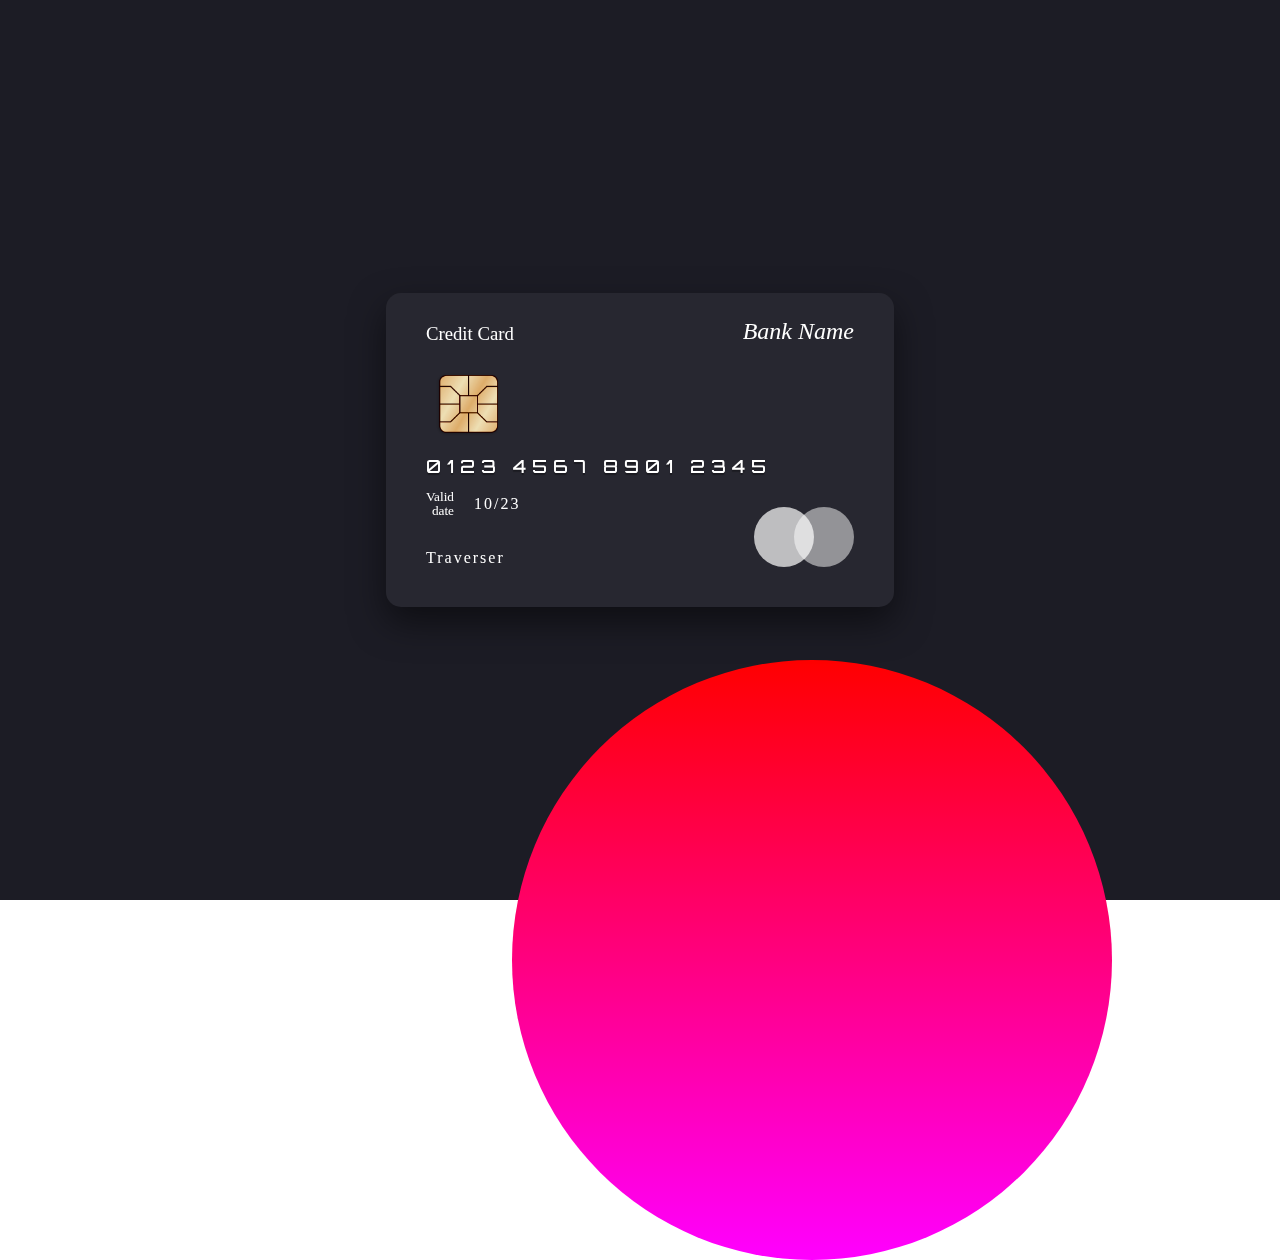
<file: glassCard/index.html>
<!DOCTYPE html>
<html lang="zh-CN;en">
<head>
	<meta charset="utf-8">
	<meta http-equiv="X-UA-Compatible" content="IE=edge">
	<meta name="viewport" content="width=device-width,initial-scale=1.0">
	<link rel="stylesheet" href="index.css">
	<link rel="icon" href="<%= BASE_URL %>favicon.ico">
	<title>glassCard</title>
</head>
<body>
	<section>
		<div class="card">
			<div class="face front">
				<h3 class="debit">Credit Card</h3>
				<h3 class="bank">Bank Name</h3>
				<img class="chip" src="chip.png" alt="">
				<h3 class="number">0123 4567 8901 2345</h3>
				<h5 class="valid">
					<span>Valid<br>date</span>
					<span>10/23</span>
				</h5>
				<h5 class="cardHolder">Traverser</h5>
			</div>
			<div class="face back">
				<div class="blackbar"></div>
				<div class="ccvtext">
					<h5>Lorem ipsum dolor sit amet, consectetur adipisicing</h5>
					<div class="whiteBar"></div>
					<div class="ccv">123</div>
				</div>
				<p class="text">Lorem ipsum dolor sit amet, consectetur adipisicing elit. Consequatur, eligendi sint? Atque consequatur deserunt dolorem error nesciunt quas quibusdam quisquam similique vel voluptatibus! Dignissimos distinctio dolore, doloremque eos maiores nihil non officia quo quos totam. Beatae deserunt optio pariatur saepe!</p>
			</div>
		</div>
	</section>
</body>
</html>
</file>
<file: glassCard/index.css>
@import url('https://fonts.googleapis.com/css2?family=Orbitron:wght@500&dispaly=swap');
* {
    margin: 0;
    padding: 0;
    box-sizing: border-box;
}
body {
    overflow: hidden;
}
section{
    display: flex;
    justify-content: center;
    align-items: center;
    min-height: 100vh;
    background: #1c1c25;
}
section::before{
    content: '';
    position: absolute ;
    bottom: -40%;
    left: 40%;
    width: 600px;
    height: 600px;
    background: linear-gradient(#f00,#f0f);
    border-radius: 50%;
}
.card {
    position: relative;
    width: 508px;
    height: 314px;
    transform-style: preserve-3d;
    perspective: 500px;
}
.card .face {
    position: absolute;
    top: 0;
    left:0;
    width: 100%;
    height: 100%;
    box-shadow: 0 15px 35px rgba(0,0,0,.5) ;
    border-radius: 15px;
    background: rgba(255,255,255,.05);
    backdrop-filter: blur(10px);
    transform-style: preserve-3d;
    transition: 1s;
    backface-visibility: hidden;
}
.card:hover .face.front{
    transform: rotateY(180deg);
}
.card .face.back{
    transform: rotateY(180deg);
}
.card:hover .face.back{
    transform: rotateY(360deg);
}
.card .face.front::before, .card .face.front::after{
    content: '';
    position: absolute;
    bottom: 40px;
    width: 60px;
    height: 60px;
    background: #fff;
    border-radius: 50%;
}
.card .face.front::before{
    right: 40px;
    opacity: .5;
}
.card .face.front::after{
    right: 80px;
    opacity: .7;
}
.card .face.front .debit {
    position: absolute;
    left: 40px;
    top: 30px;
    color: #fff;
    font-weight: 500;
}
.card .face.front .bank {
    position: absolute;
    right: 40px;
    top: 25px;
    color: #fff;
    font-weight: 500;
    font-style: italic;
    font-size: 24px;
}
.card .face.front .chip{
    position: absolute;
    top: 80px;
    left: 50px;
    max-width: 64px;
}
.card .face.front .number{
    position: absolute;
    bottom: 130px;
    left: 40px;
    color: #fff;
    font-weight: 500;
    letter-spacing: 6px;
    font-size: 18px;
    text-shadow: 0 2px 1px #0005;
    font-family: "Orbitron", sans-serif;
}
.card .face.front .valid{
    position: absolute;
    bottom: 90px;
    left: 40px;
    display: flex;
    justify-content: center;
    align-items: center;
    color: #fff;
    font-weight: 300;
    line-height: 1em;
    text-align: right;
}
.card .face.front .valid span:last-child{
    margin-left: 20px;
    font-size: 16px;
    font-weight: 400;
    letter-spacing: 2px;
}
.card .face.front  .cardHolder{
    position: absolute;
    bottom: 40px;
    left: 40px;
    color: #fff;
    font-weight: 300;
    font-size: 16px;
    letter-spacing: 2px;
}
.card .face.back .blackbar{
    position: absolute;
    top: 40px;
    width: 100%;
    height: 60px;
    background: #000;
}
.card .face.back .ccvtext{
    position: absolute;
    top: 120px;
    left: 30px
}
.card .face.back .ccvtext h5{
    color: #fff;
    font-weight: 400;
    font-size: 12px;
    text-transform: uppercase;
    letter-spacing: 2px;
}
.card .face.back .ccvtext .whiteBar{
    position: relative;
    width: 400px;
    height: 40px;
    background: #fff;
    margin-top: 5px;
}

.card .face.back .ccvtext .ccv {
    position: relative;
    top:-35px;
    left: 395px;
    background: #ccc;
    color: #000;
    width: 50px;
    height: 30px;
    font-weight: 600;
    letter-spacing: 3px;
    display: flex;
    justify-content: center;
    align-items: center;
}

.card .face.back .text{
    position: absolute;
    bottom: 30px;
    left: 30px;
    right: 30px;
    color: #fff;
    font-size: 10px;
    line-height: 1.4em;
    font-weight: 300;
}
</file>
